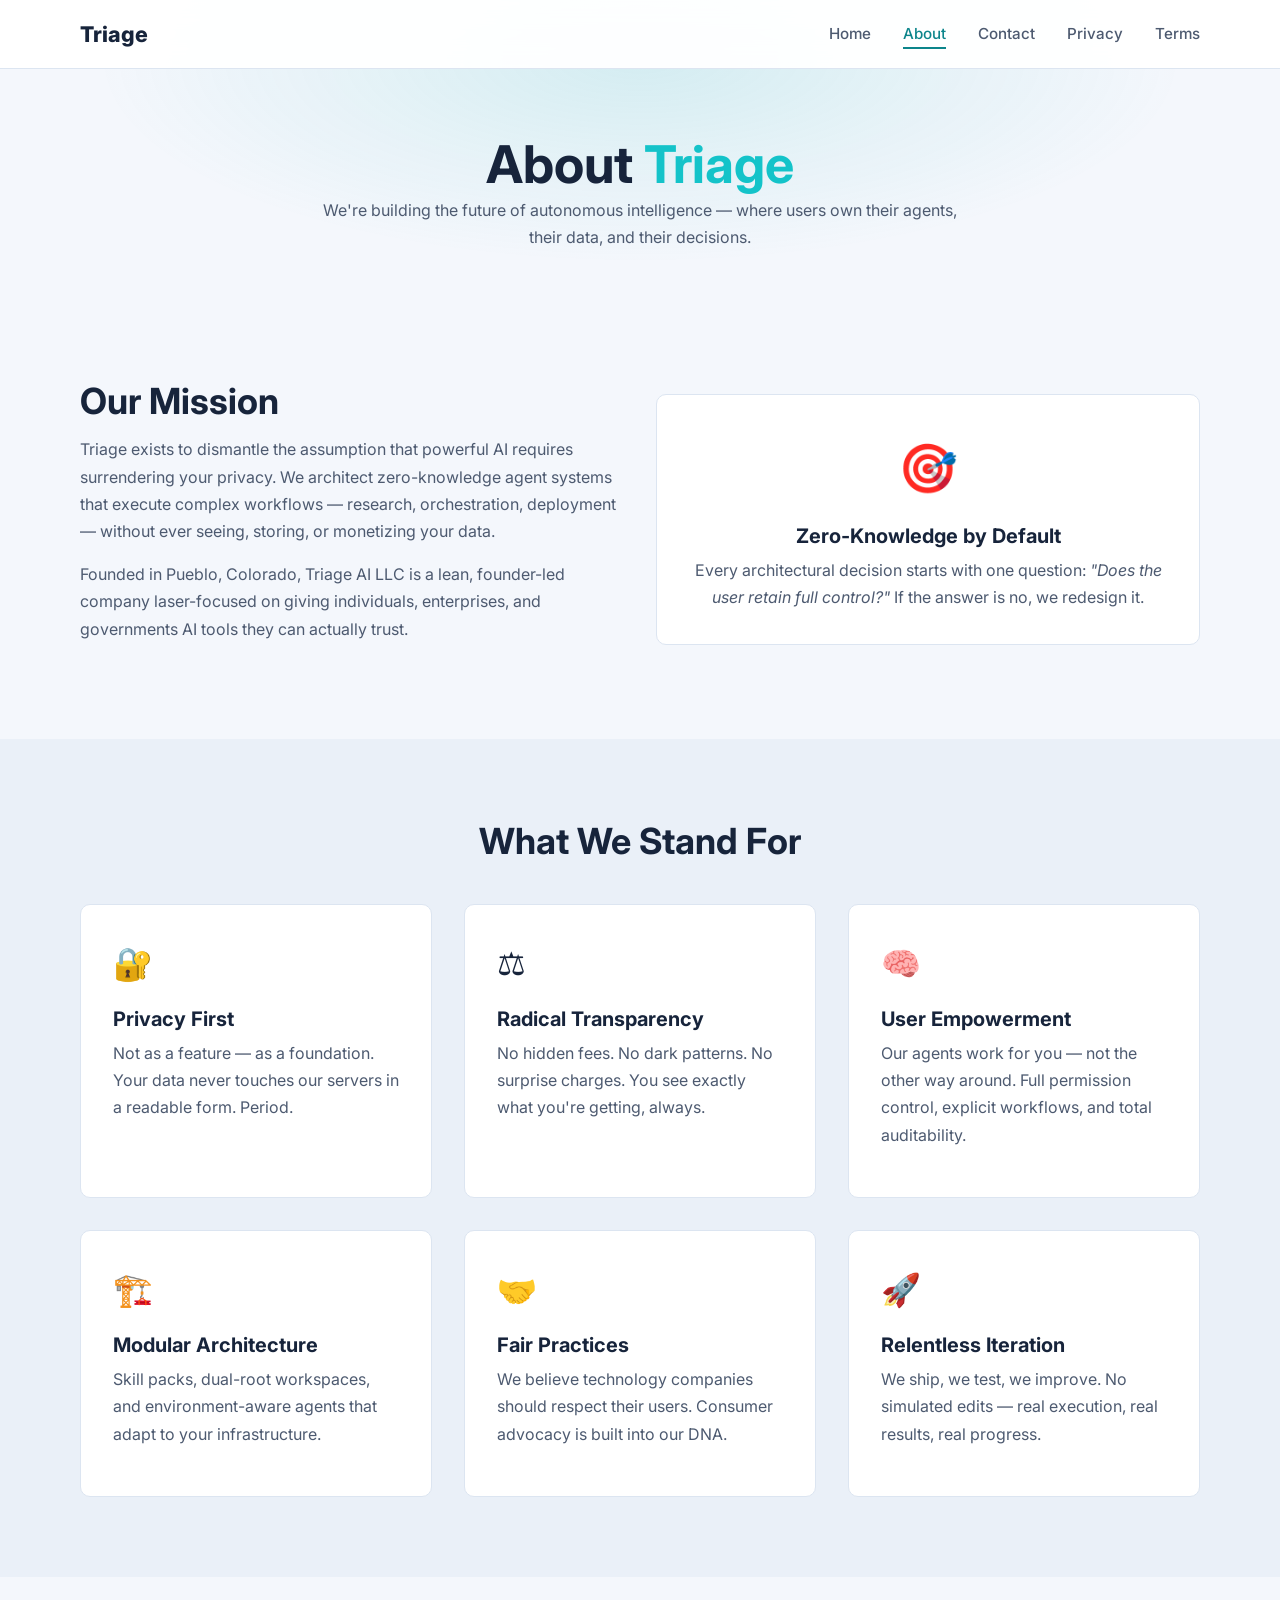
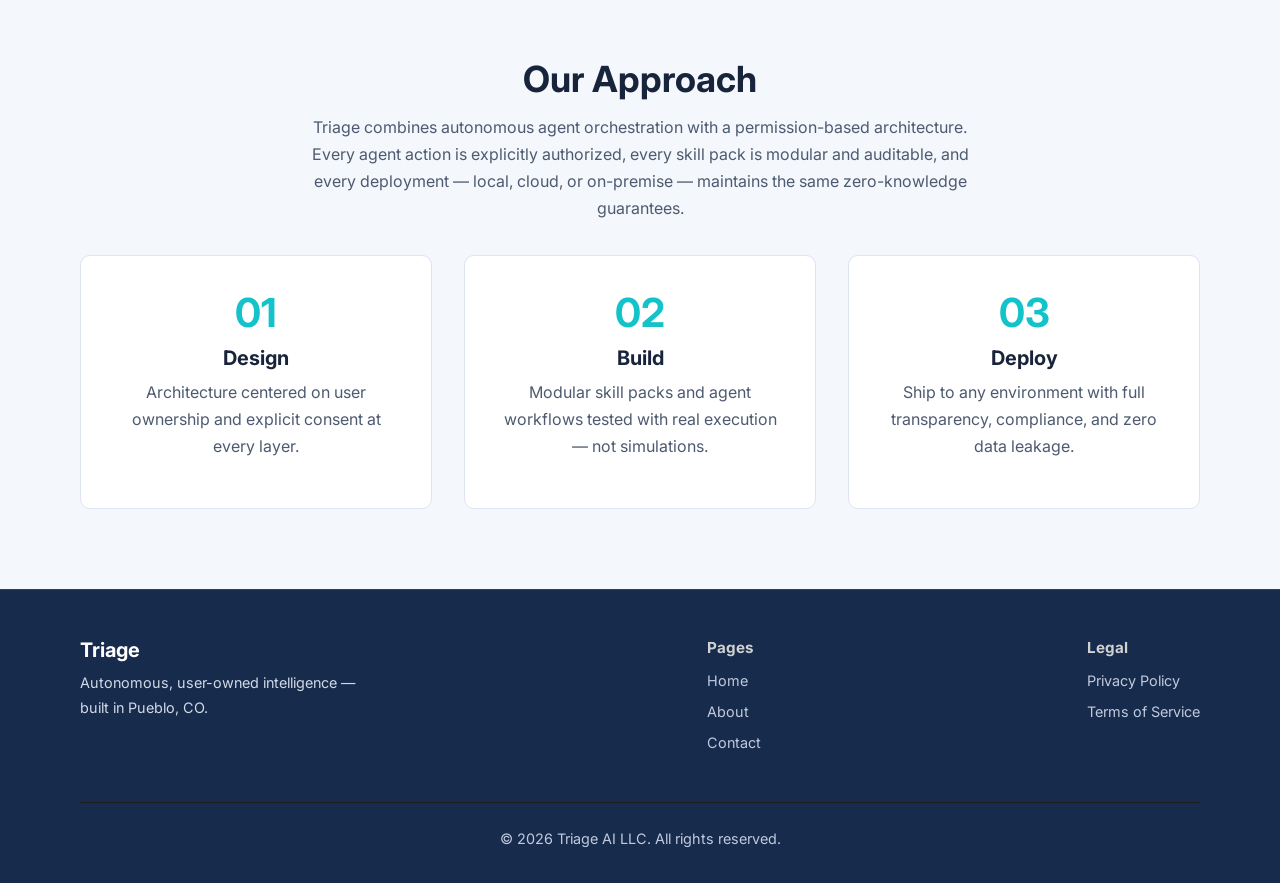
<file: About.html>
<!DOCTYPE html>
<html lang="en">
<head>
    <meta charset="UTF-8">
    <meta name="viewport" content="width=device-width, initial-scale=1.0">
    <title>About — Triage</title>
    <meta name="description" content="Learn about Triage's mission to build zero-knowledge, user-owned agent systems that put privacy and autonomy first.">
    <link rel="stylesheet" href="styles.css">
    <link rel="preconnect" href="https://fonts.googleapis.com">
    <link href="https://fonts.googleapis.com/css2?family=Inter:wght@400;500;600;700;800&display=swap" rel="stylesheet">
</head>
<body>

    <!-- ======== Navbar ======== -->
    <nav class="navbar">
        <div class="container">
            <a href="index.html" class="navbar__brand">Triage</a>
            <ul class="navbar__links" id="navLinks">
                <li><a href="index.html">Home</a></li>
                <li><a href="about.html" class="active">About</a></li>
                <li><a href="contact.html">Contact</a></li>
                <li><a href="privacy.html">Privacy</a></li>
                <li><a href="terms.html">Terms</a></li>
            </ul>
            <button class="navbar__toggle" id="navToggle" aria-label="Toggle navigation">
                <span></span><span></span><span></span>
            </button>
        </div>
    </nav>

    <!-- ======== About Hero ======== -->
    <section class="about-hero">
        <div class="container">
            <h1>About <span style="color:#14C3C9;">Triage</span></h1>
            <p>We're building the future of autonomous intelligence — where users own their agents, their data, and their decisions.</p>
        </div>
    </section>

    <!-- ======== Mission ======== -->
    <section class="section">
        <div class="container">
            <div class="grid grid--2" style="align-items:center;">
                <div>
                    <h2>Our Mission</h2>
                    <p>Triage exists to dismantle the assumption that powerful AI requires surrendering your privacy. We architect zero-knowledge agent systems that execute complex workflows — research, orchestration, deployment — without ever seeing, storing, or monetizing your data.</p>
                    <p>Founded in Pueblo, Colorado, Triage AI LLC is a lean, founder-led company laser-focused on giving individuals, enterprises, and governments AI tools they can actually trust.</p>
                </div>
                <div class="card" style="text-align:center;">
                    <div style="font-size:3rem;margin-bottom:1rem;">🎯</div>
                    <h3>Zero-Knowledge by Default</h3>
                    <p style="margin-bottom:0;">Every architectural decision starts with one question: <em>"Does the user retain full control?"</em> If the answer is no, we redesign it.</p>
                </div>
            </div>
        </div>
    </section>

    <!-- ======== Values ======== -->
    <section class="section section--alt">
        <div class="container">
            <h2 class="text-center" style="margin-bottom:2.5rem;">What We Stand For</h2>
            <div class="grid grid--3 values-grid">

                <div class="card">
                    <div class="card__icon">🔐</div>
                    <h3>Privacy First</h3>
                    <p>Not as a feature — as a foundation. Your data never touches our servers in a readable form. Period.</p>
                </div>

                <div class="card">
                    <div class="card__icon">⚖️</div>
                    <h3>Radical Transparency</h3>
                    <p>No hidden fees. No dark patterns. No surprise charges. You see exactly what you're getting, always.</p>
                </div>

                <div class="card">
                    <div class="card__icon">🧠</div>
                    <h3>User Empowerment</h3>
                    <p>Our agents work for you — not the other way around. Full permission control, explicit workflows, and total auditability.</p>
                </div>

                <div class="card">
                    <div class="card__icon">🏗️</div>
                    <h3>Modular Architecture</h3>
                    <p>Skill packs, dual-root workspaces, and environment-aware agents that adapt to your infrastructure.</p>
                </div>

                <div class="card">
                    <div class="card__icon">🤝</div>
                    <h3>Fair Practices</h3>
                    <p>We believe technology companies should respect their users. Consumer advocacy is built into our DNA.</p>
                </div>

                <div class="card">
                    <div class="card__icon">🚀</div>
                    <h3>Relentless Iteration</h3>
                    <p>We ship, we test, we improve. No simulated edits — real execution, real results, real progress.</p>
                </div>

            </div>
        </div>
    </section>

    <!-- ======== Approach ======== -->
    <section class="section">
        <div class="container text-center">
            <h2>Our Approach</h2>
            <p style="max-width:680px;margin:0 auto 2rem;">Triage combines autonomous agent orchestration with a permission-based architecture. Every agent action is explicitly authorized, every skill pack is modular and auditable, and every deployment — local, cloud, or on-premise — maintains the same zero-knowledge guarantees.</p>
            <div class="grid grid--3" style="margin-top:2rem;">
                <div class="card text-center">
                    <h3 style="color:#14C3C9;font-size:2.5rem;margin-bottom:.5rem;">01</h3>
                    <h3>Design</h3>
                    <p>Architecture centered on user ownership and explicit consent at every layer.</p>
                </div>
                <div class="card text-center">
                    <h3 style="color:#14C3C9;font-size:2.5rem;margin-bottom:.5rem;">02</h3>
                    <h3>Build</h3>
                    <p>Modular skill packs and agent workflows tested with real execution — not simulations.</p>
                </div>
                <div class="card text-center">
                    <h3 style="color:#14C3C9;font-size:2.5rem;margin-bottom:.5rem;">03</h3>
                    <h3>Deploy</h3>
                    <p>Ship to any environment with full transparency, compliance, and zero data leakage.</p>
                </div>
            </div>
        </div>
    </section>

    <!-- ======== Footer ======== -->
    <footer class="footer">
        <div class="container">
            <div class="footer__inner">
                <div class="footer__brand">
                    <h3>Triage</h3>
                    <p>Autonomous, user-owned intelligence — built in Pueblo, CO.</p>
                </div>
                <div class="footer__nav">
                    <h4>Pages</h4>
                    <ul>
                        <li><a href="index.html">Home</a></li>
                        <li><a href="about.html">About</a></li>
                        <li><a href="contact.html">Contact</a></li>
                    </ul>
                </div>
                <div class="footer__nav">
                    <h4>Legal</h4>
                    <ul>
                        <li><a href="privacy.html">Privacy Policy</a></li>
                        <li><a href="terms.html">Terms of Service</a></li>
                    </ul>
                </div>
            </div>
            <div class="footer__bottom">
                &copy; 2026 Triage AI LLC. All rights reserved.
            </div>
        </div>
    </footer>

    <script>
        document.getElementById('navToggle').addEventListener('click', () => {
            document.getElementById('navLinks').classList.toggle('open');
        });
    </script>
</body>
</html>
</file>
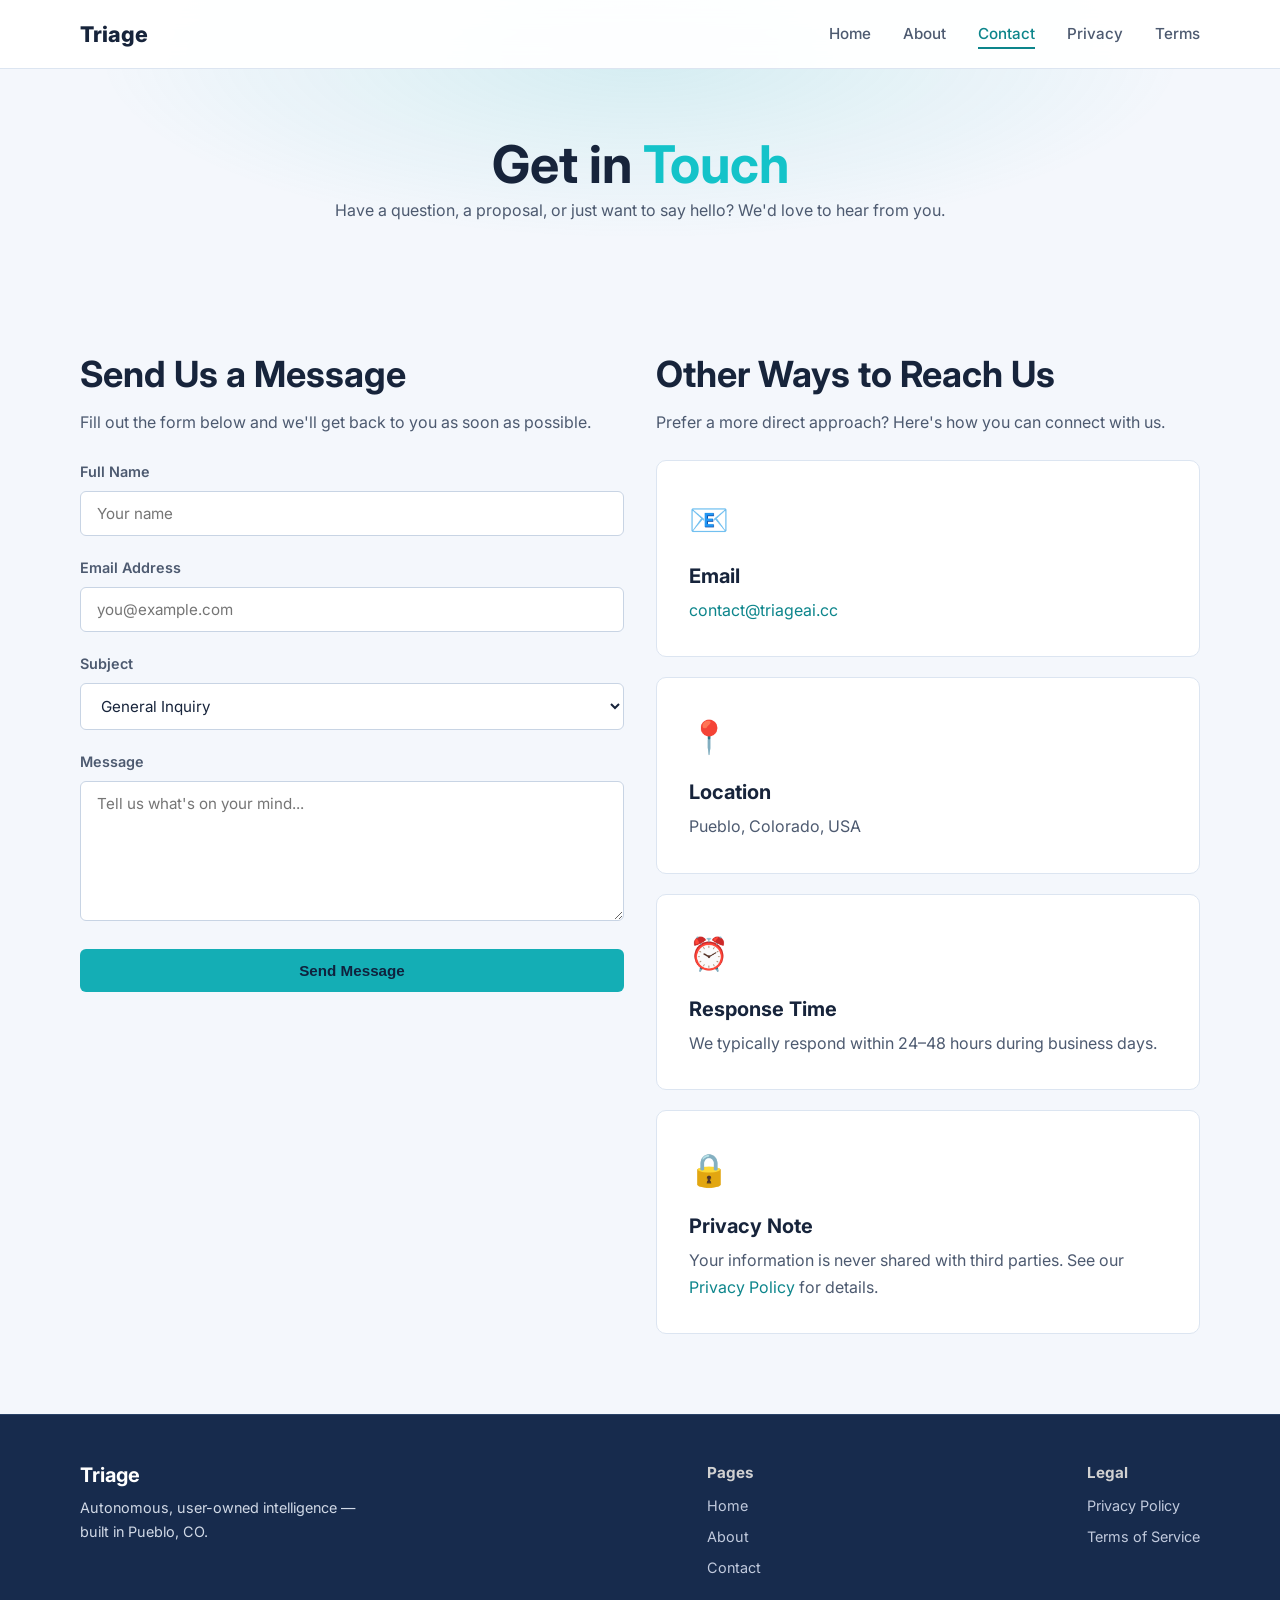
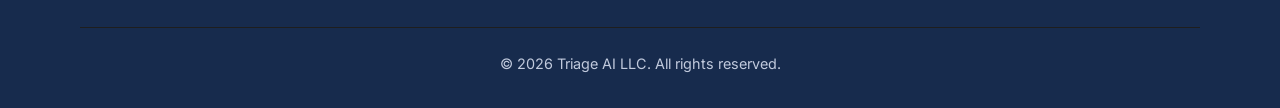
<file: Contact.html>
<!DOCTYPE html>
<html lang="en">
<head>
    <meta charset="UTF-8">
    <meta name="viewport" content="width=device-width, initial-scale=1.0">
    <title>Contact — Triage</title>
    <meta name="description" content="Get in touch with the Triage team. We'd love to hear from you.">
    <link rel="stylesheet" href="styles.css">
    <link rel="preconnect" href="https://fonts.googleapis.com">
    <link href="https://fonts.googleapis.com/css2?family=Inter:wght@400;500;600;700;800&display=swap" rel="stylesheet">
</head>
<body>

    <!-- ======== Navbar ======== -->
    <nav class="navbar">
        <div class="container">
            <a href="index.html" class="navbar__brand">Triage</a>
            <ul class="navbar__links" id="navLinks">
                <li><a href="index.html">Home</a></li>
                <li><a href="about.html">About</a></li>
                <li><a href="contact.html" class="active">Contact</a></li>
                <li><a href="privacy.html">Privacy</a></li>
                <li><a href="terms.html">Terms</a></li>
            </ul>
            <button class="navbar__toggle" id="navToggle" aria-label="Toggle navigation">
                <span></span><span></span><span></span>
            </button>
        </div>
    </nav>

    <!-- ======== Contact Hero ======== -->
    <section class="about-hero">
        <div class="container">
            <h1>Get in <span style="color:#14C3C9;">Touch</span></h1>
            <p>Have a question, a proposal, or just want to say hello? We'd love to hear from you.</p>
        </div>
    </section>

    <!-- ======== Contact Content ======== -->
    <section class="section">
        <div class="container">
            <div class="grid grid--2">

                <!-- Contact Form -->
                <div>
                    <h2>Send Us a Message</h2>
                    <p>Fill out the form below and we'll get back to you as soon as possible.</p>
                    <form action="https://formspree.io/f/YOUR_FORM_ID" method="POST" style="margin-top:1.5rem;">
                        <div class="form-group">
                            <label for="name">Full Name</label>
                            <input type="text" id="name" name="name" placeholder="Your name" required>
                        </div>
                        <div class="form-group">
                            <label for="email">Email Address</label>
                            <input type="email" id="email" name="email" placeholder="you@example.com" required>
                        </div>
                        <div class="form-group">
                            <label for="subject">Subject</label>
                            <select id="subject" name="subject">
                                <option value="general">General Inquiry</option>
                                <option value="enterprise">Enterprise / Government</option>
                                <option value="partnership">Partnership</option>
                                <option value="support">Technical Support</option>
                                <option value="other">Other</option>
                            </select>
                        </div>
                        <div class="form-group">
                            <label for="message">Message</label>
                            <textarea id="message" name="message" placeholder="Tell us what's on your mind..." required></textarea>
                        </div>
                        <button type="submit" class="btn btn--primary" style="width:100%;">Send Message</button>
                    </form>
                </div>

                <!-- Contact Info -->
                <div>
                    <h2>Other Ways to Reach Us</h2>
                    <p>Prefer a more direct approach? Here's how you can connect with us.</p>

                    <div class="card" style="margin-top:1.5rem;">
                        <div class="card__icon">📧</div>
                        <h3>Email</h3>
                        <p style="margin-bottom:0;"><a href="mailto:contact@triageai.cc">contact@triageai.cc</a></p>
                    </div>

                    <div class="card" style="margin-top:1.25rem;">
                        <div class="card__icon">📍</div>
                        <h3>Location</h3>
                        <p style="margin-bottom:0;">Pueblo, Colorado, USA</p>
                    </div>

                    <div class="card" style="margin-top:1.25rem;">
                        <div class="card__icon">⏰</div>
                        <h3>Response Time</h3>
                        <p style="margin-bottom:0;">We typically respond within 24–48 hours during business days.</p>
                    </div>

                    <div class="card" style="margin-top:1.25rem;">
                        <div class="card__icon">🔒</div>
                        <h3>Privacy Note</h3>
                        <p style="margin-bottom:0;">Your information is never shared with third parties. See our <a href="privacy.html">Privacy Policy</a> for details.</p>
                    </div>
                </div>

            </div>
        </div>
    </section>

    <!-- ======== Footer ======== -->
    <footer class="footer">
        <div class="container">
            <div class="footer__inner">
                <div class="footer__brand">
                    <h3>Triage</h3>
                    <p>Autonomous, user-owned intelligence — built in Pueblo, CO.</p>
                </div>
                <div class="footer__nav">
                    <h4>Pages</h4>
                    <ul>
                        <li><a href="index.html">Home</a></li>
                        <li><a href="about.html">About</a></li>
                        <li><a href="contact.html">Contact</a></li>
                    </ul>
                </div>
                <div class="footer__nav">
                    <h4>Legal</h4>
                    <ul>
                        <li><a href="privacy.html">Privacy Policy</a></li>
                        <li><a href="terms.html">Terms of Service</a></li>
                    </ul>
                </div>
            </div>
            <div class="footer__bottom">
                &copy; 2026 Triage AI LLC. All rights reserved.
            </div>
        </div>
    </footer>

    <script>
        document.getElementById('navToggle').addEventListener('click', () => {
            document.getElementById('navLinks').classList.toggle('open');
        });
    </script>
</body>
</html>
</file>
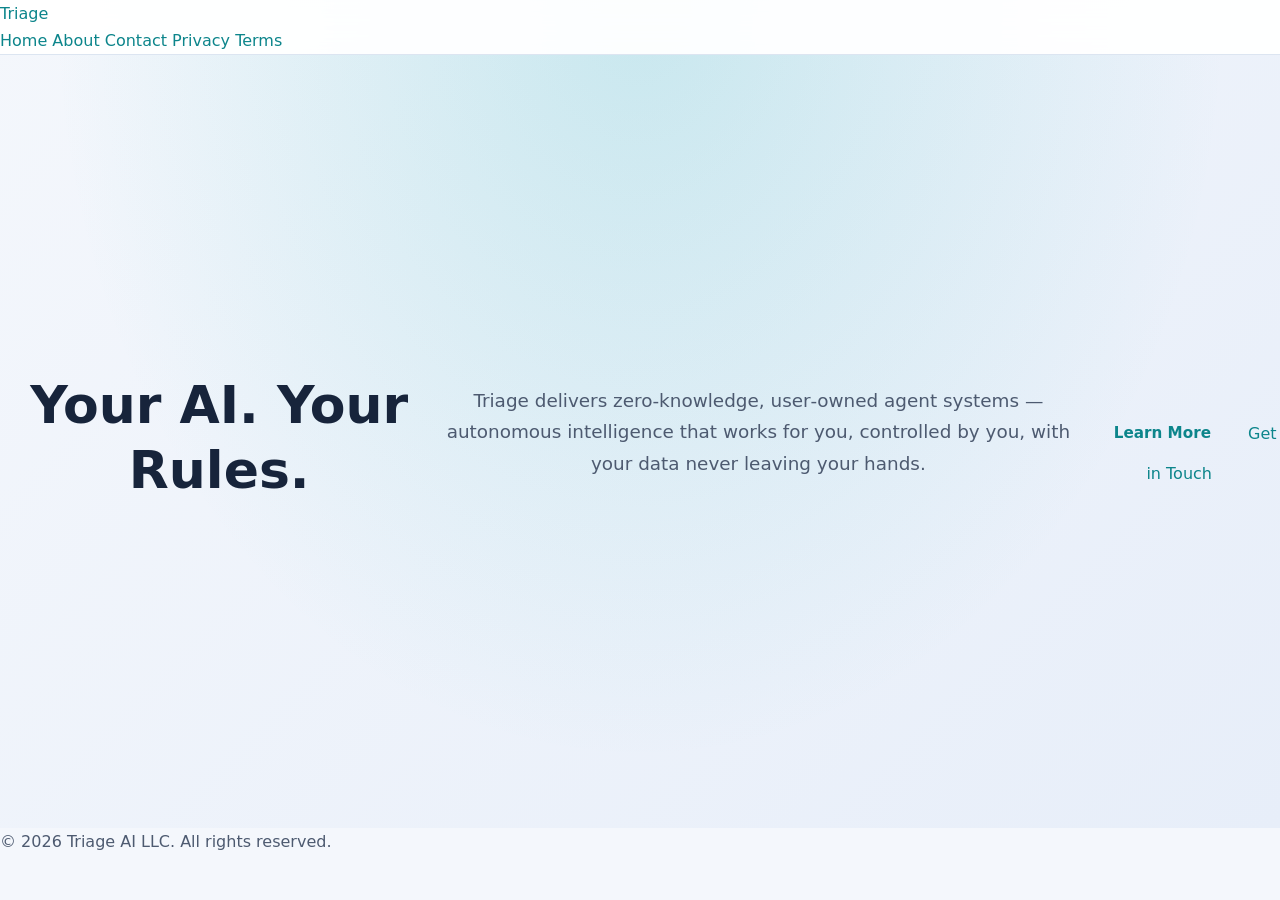
<file: Home.html>
<!DOCTYPE html>
<html lang="en">
<head>
    <meta charset="UTF-8" />
    <meta name="viewport" content="width=device-width, initial-scale=1.0" />
    <title>Triage</title>
    <link rel="stylesheet" href="styles.css" />
</head>

<body>
    <header class="navbar">
        <a href="/" class="logo">Triage</a>
        <nav class="nav-links">
            <a href="/">Home</a>
            <a href="/about.html">About</a>
            <a href="/contact.html">Contact</a>
            <a href="/privacy.html">Privacy</a>
            <a href="/terms.html">Terms</a>
        </nav>
    </header>

    <section class="hero">
        <h1>Your AI. Your Rules.</h1>
        <p>
            Triage delivers zero‑knowledge, user‑owned agent systems — autonomous intelligence that works for you, controlled by you, with your data never leaving your hands.
        </p>
        <div class="hero-buttons">
            <a href="/about.html" class="btn">Learn More</a>
            <a href="/contact.html" class="btn-secondary">Get in Touch</a>
        </div>
    </section>

    <footer>
        <p>© 2026 Triage AI LLC. All rights reserved.</p>
    </footer>
</body>
</html>
</file>
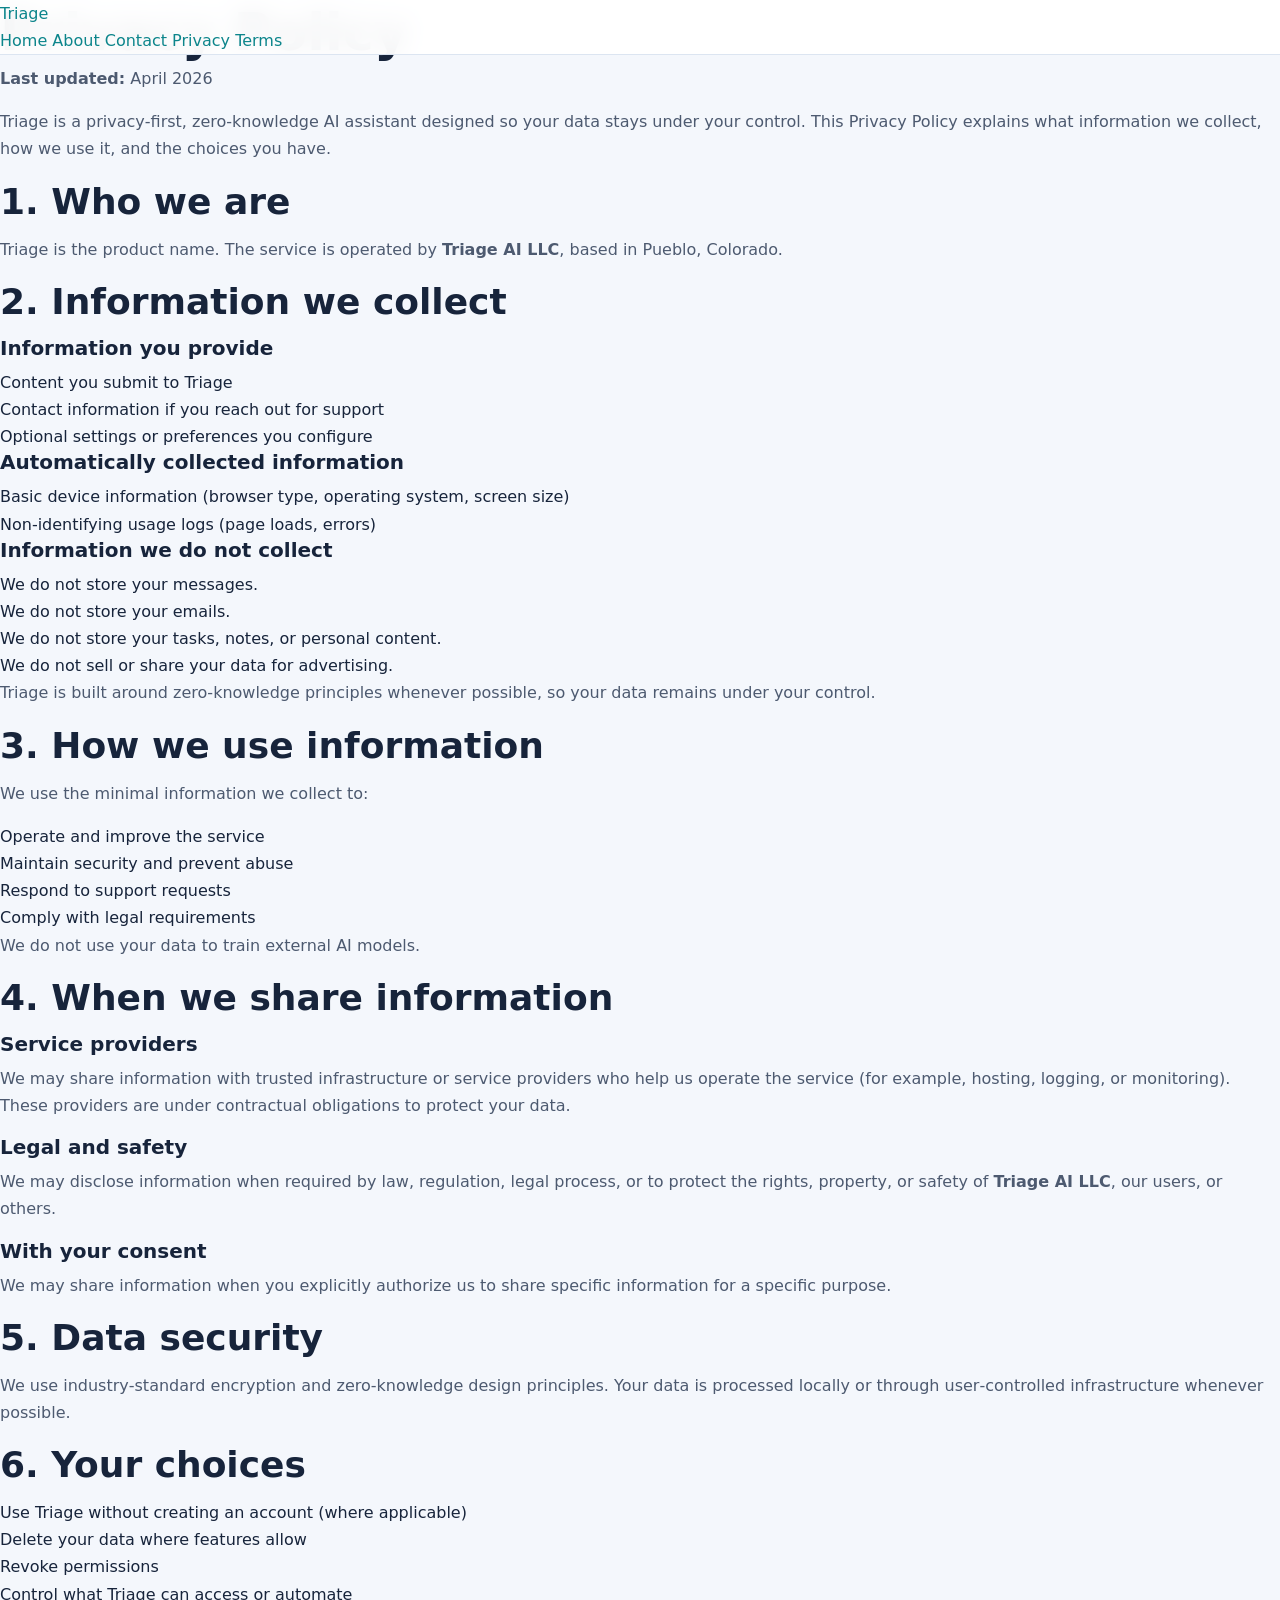
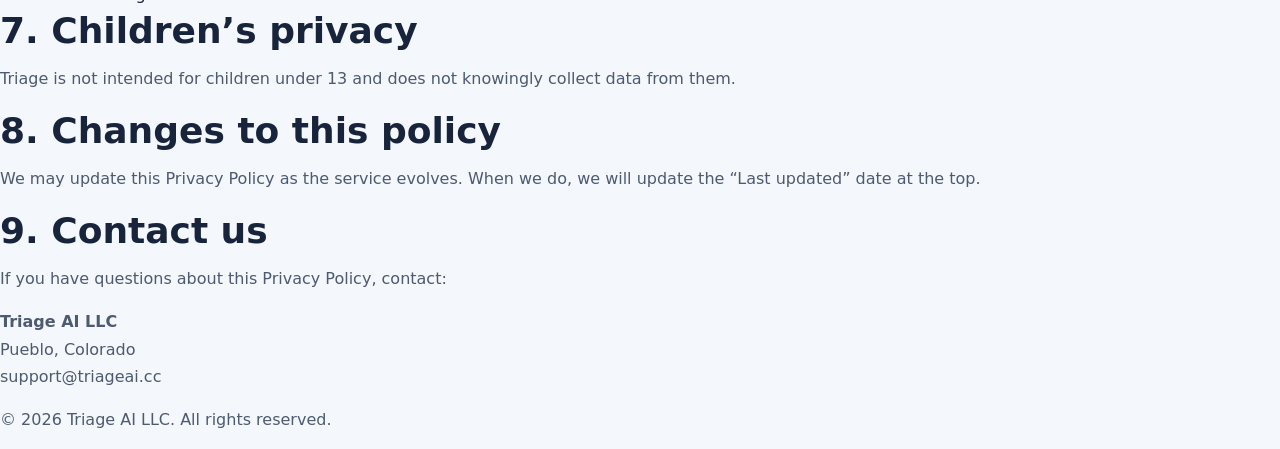
<file: Privacy.html>
<!DOCTYPE html>
<html lang="en">
<head>
    <meta charset="UTF-8" />
    <meta name="viewport" content="width=device-width, initial-scale=1.0" />
    <title>Privacy Policy – Triage</title>
    <link rel="stylesheet" href="styles.css" />
</head>

<body>
    <header class="navbar">
        <a href="index.html" class="logo">Triage</a>
        <nav class="nav-links">
            <a href="index.html">Home</a>
            <a href="about.html">About</a>
            <a href="contact.html">Contact</a>
            <a href="privacy.html" class="active">Privacy</a>
            <a href="terms.html">Terms</a>
        </nav>
    </header>

    <main class="content">
        <h1>Privacy Policy</h1>
        <p><strong>Last updated:</strong> April 2026</p>

        <p>
            Triage is a privacy‑first, zero‑knowledge AI assistant designed so your data stays under your control.
            This Privacy Policy explains what information we collect, how we use it, and the choices you have.
        </p>

        <h2>1. Who we are</h2>
        <p>
            Triage is the product name. The service is operated by <strong>Triage AI LLC</strong>, based in Pueblo, Colorado.
        </p>

        <h2>2. Information we collect</h2>
        <h3>Information you provide</h3>
        <ul>
            <li>Content you submit to Triage</li>
            <li>Contact information if you reach out for support</li>
            <li>Optional settings or preferences you configure</li>
        </ul>

        <h3>Automatically collected information</h3>
        <ul>
            <li>Basic device information (browser type, operating system, screen size)</li>
            <li>Non‑identifying usage logs (page loads, errors)</li>
        </ul>

        <h3>Information we do not collect</h3>
        <ul>
            <li>We do not store your messages.</li>
            <li>We do not store your emails.</li>
            <li>We do not store your tasks, notes, or personal content.</li>
            <li>We do not sell or share your data for advertising.</li>
        </ul>

        <p>
            Triage is built around zero‑knowledge principles whenever possible, so your data remains under your control.
        </p>

        <h2>3. How we use information</h2>
        <p>We use the minimal information we collect to:</p>
        <ul>
            <li>Operate and improve the service</li>
            <li>Maintain security and prevent abuse</li>
            <li>Respond to support requests</li>
            <li>Comply with legal requirements</li>
        </ul>
        <p>We do not use your data to train external AI models.</p>

        <h2>4. When we share information</h2>

        <h3>Service providers</h3>
        <p>
            We may share information with trusted infrastructure or service providers who help us operate the service
            (for example, hosting, logging, or monitoring). These providers are under contractual obligations to protect your data.
        </p>

        <h3>Legal and safety</h3>
        <p>
            We may disclose information when required by law, regulation, legal process, or to protect the rights,
            property, or safety of <strong>Triage AI LLC</strong>, our users, or others.
        </p>

        <h3>With your consent</h3>
        <p>
            We may share information when you explicitly authorize us to share specific information for a specific purpose.
        </p>

        <h2>5. Data security</h2>
        <p>
            We use industry‑standard encryption and zero‑knowledge design principles. Your data is processed locally
            or through user‑controlled infrastructure whenever possible.
        </p>

        <h2>6. Your choices</h2>
        <ul>
            <li>Use Triage without creating an account (where applicable)</li>
            <li>Delete your data where features allow</li>
            <li>Revoke permissions</li>
            <li>Control what Triage can access or automate</li>
        </ul>

        <h2>7. Children’s privacy</h2>
        <p>
            Triage is not intended for children under 13 and does not knowingly collect data from them.
        </p>

        <h2>8. Changes to this policy</h2>
        <p>
            We may update this Privacy Policy as the service evolves. When we do, we will update the “Last updated” date at the top.
        </p>

        <h2>9. Contact us</h2>
        <p>
            If you have questions about this Privacy Policy, contact:
        </p>
        <p>
            <strong>Triage AI LLC</strong><br />
            Pueblo, Colorado<br />
            support@triageai.cc
        </p>
    </main>

    <footer>
        <p>© 2026 Triage AI LLC. All rights reserved.</p>
    </footer>
</body>
</html>
</file>
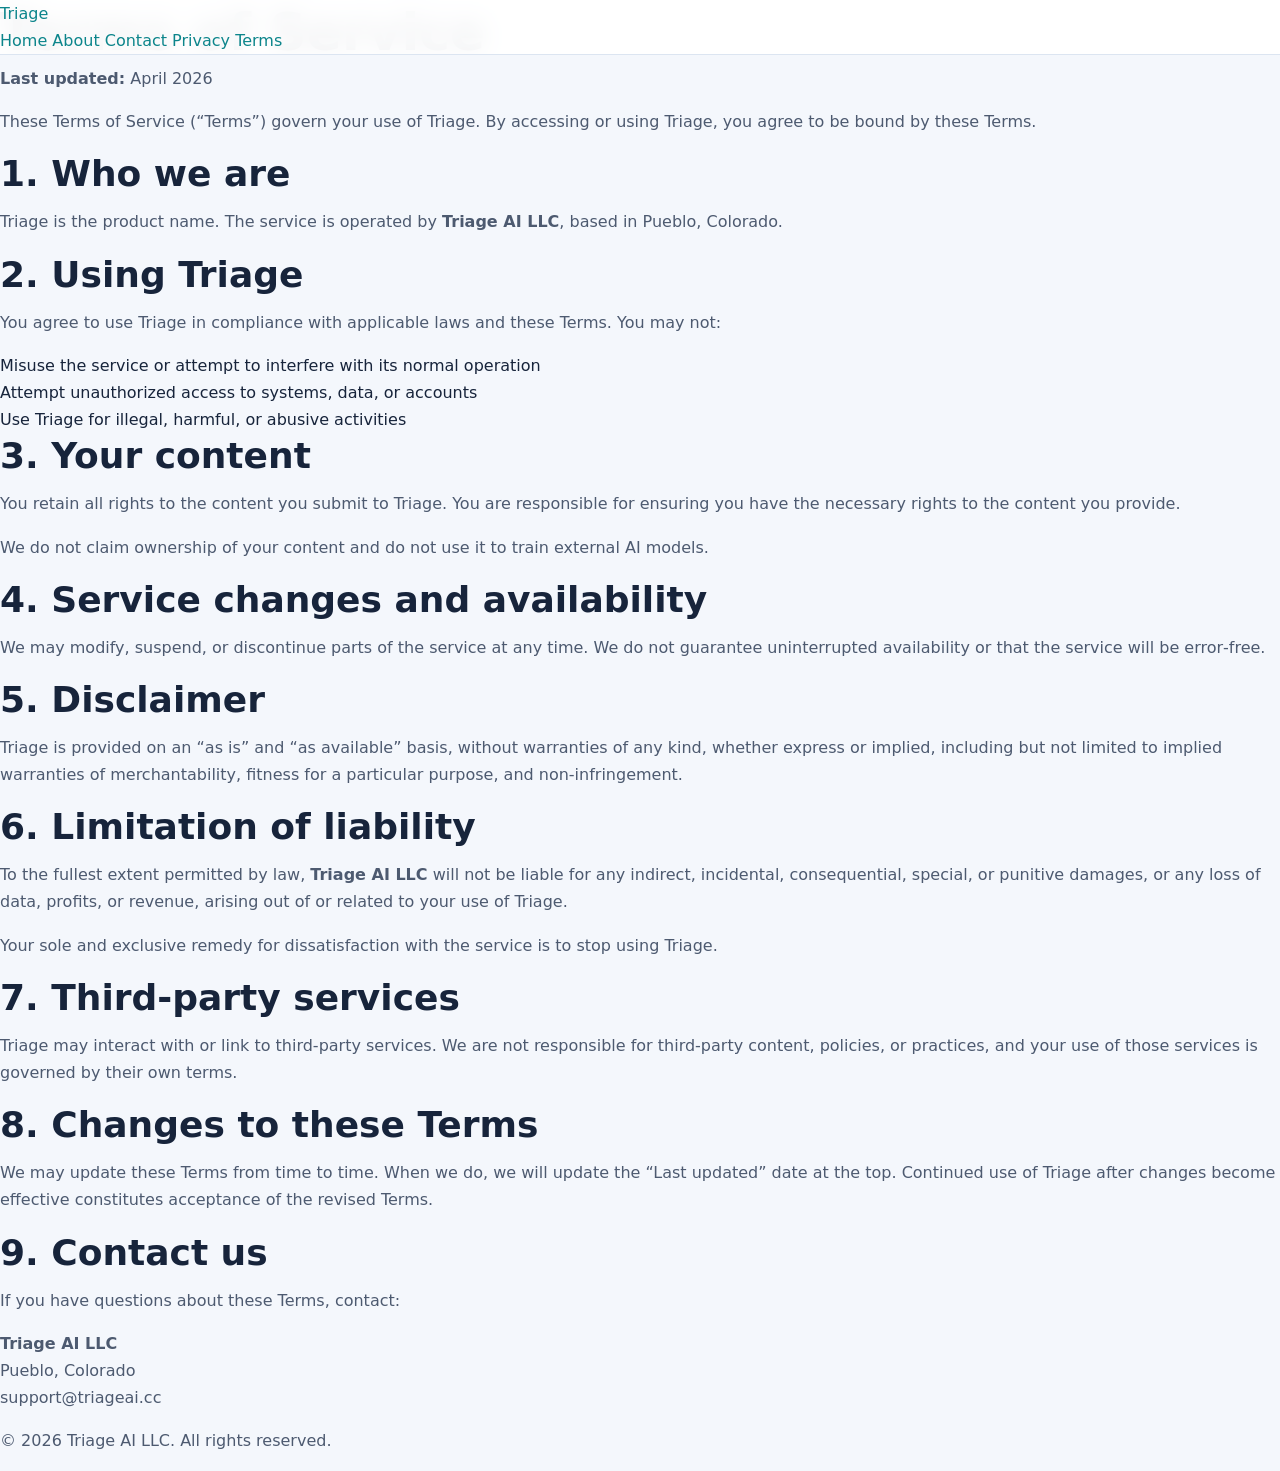
<file: Terms.html>
<!DOCTYPE html>
<html lang="en">
<head>
    <meta charset="UTF-8" />
    <meta name="viewport" content="width=device-width, initial-scale=1.0" />
    <title>Terms of Service – Triage</title>
    <link rel="stylesheet" href="styles.css" />
</head>

<body>
    <header class="navbar">
        <a href="index.html" class="logo">Triage</a>
        <nav class="nav-links">
            <a href="index.html">Home</a>
            <a href="about.html">About</a>
            <a href="contact.html">Contact</a>
            <a href="privacy.html">Privacy</a>
            <a href="terms.html" class="active">Terms</a>
        </nav>
    </header>

    <main class="content">
        <h1>Terms of Service</h1>
        <p><strong>Last updated:</strong> April 2026</p>

        <p>
            These Terms of Service (“Terms”) govern your use of Triage. By accessing or using Triage,
            you agree to be bound by these Terms.
        </p>

        <h2>1. Who we are</h2>
        <p>
            Triage is the product name. The service is operated by <strong>Triage AI LLC</strong>, based in Pueblo, Colorado.
        </p>

        <h2>2. Using Triage</h2>
        <p>
            You agree to use Triage in compliance with applicable laws and these Terms. You may not:
        </p>
        <ul>
            <li>Misuse the service or attempt to interfere with its normal operation</li>
            <li>Attempt unauthorized access to systems, data, or accounts</li>
            <li>Use Triage for illegal, harmful, or abusive activities</li>
        </ul>

        <h2>3. Your content</h2>
        <p>
            You retain all rights to the content you submit to Triage. You are responsible for ensuring you have the
            necessary rights to the content you provide.
        </p>
        <p>
            We do not claim ownership of your content and do not use it to train external AI models.
        </p>

        <h2>4. Service changes and availability</h2>
        <p>
            We may modify, suspend, or discontinue parts of the service at any time. We do not guarantee uninterrupted
            availability or that the service will be error‑free.
        </p>

        <h2>5. Disclaimer</h2>
        <p>
            Triage is provided on an “as is” and “as available” basis, without warranties of any kind, whether express or implied,
            including but not limited to implied warranties of merchantability, fitness for a particular purpose, and non‑infringement.
        </p>

        <h2>6. Limitation of liability</h2>
        <p>
            To the fullest extent permitted by law, <strong>Triage AI LLC</strong> will not be liable for any indirect, incidental,
            consequential, special, or punitive damages, or any loss of data, profits, or revenue, arising out of or related to your
            use of Triage.
        </p>
        <p>
            Your sole and exclusive remedy for dissatisfaction with the service is to stop using Triage.
        </p>

        <h2>7. Third‑party services</h2>
        <p>
            Triage may interact with or link to third‑party services. We are not responsible for third‑party content, policies,
            or practices, and your use of those services is governed by their own terms.
        </p>

        <h2>8. Changes to these Terms</h2>
        <p>
            We may update these Terms from time to time. When we do, we will update the “Last updated” date at the top.
            Continued use of Triage after changes become effective constitutes acceptance of the revised Terms.
        </p>

        <h2>9. Contact us</h2>
        <p>
            If you have questions about these Terms, contact:
        </p>
        <p>
            <strong>Triage AI LLC</strong><br />
            Pueblo, Colorado<br />
            support@triageai.cc
        </p>
    </main>

    <footer>
        <p>© 2026 Triage AI LLC. All rights reserved.</p>
    </footer>
</body>
</html>
</file>
<file: styles.css>
/* ============================================================
    Triage AI — Global Stylesheet
    Colors: #f4f7fc  background
            #172b4d  primary navy
            #14aeb5  accent turquoise
            #dce5f1  borders
            #17243b  text
    ============================================================ */

/* --- Reset & Base --- */
*, *::before, *::after { margin: 0; padding: 0; box-sizing: border-box; }

html { scroll-behavior: smooth; scroll-padding-top: 72px; }

body {
  font-family: 'Inter', 'Segoe UI', system-ui, -apple-system, sans-serif;
  background: #f4f7fc;
  color: #17243b;
  line-height: 1.7;
  -webkit-font-smoothing: antialiased;
}

a { color: #0c858b; text-decoration: none; transition: color .2s; }
a:hover { color: #0c7379; }

img { max-width: 100%; display: block; }

/* --- Typography --- */
h1, h2, h3, h4 { font-weight: 700; line-height: 1.25; }
h1 { font-size: clamp(2rem, 5vw, 3.25rem); }
h2 { font-size: clamp(1.5rem, 3.5vw, 2.25rem); margin-bottom: .75rem; }
h3 { font-size: 1.25rem; margin-bottom: .5rem; }
p  { margin-bottom: 1rem; color: #4d5a70; }

/* --- Layout Utilities --- */
.container { width: 90%; max-width: 1120px; margin: 0 auto; }
.section   { padding: 5rem 0; }
.section--alt { background: #eaf0f8; }
.text-center { text-align: center; }

/* --- Navbar --- */
.navbar {
  position: fixed; top: 0; left: 0; width: 100%;
  background: rgba(255, 255, 255, .94);
  backdrop-filter: blur(12px);
  -webkit-backdrop-filter: blur(12px);
  border-bottom: 1px solid #dce5f1;
  z-index: 1000;
}
.navbar .container {
  display: flex; align-items: center; justify-content: space-between;
  height: 68px;
}
.navbar__brand {
  font-size: 1.35rem; font-weight: 800; color: #17243b;
  display: flex; align-items: center; gap: .5rem;
}
.navbar__logo { width: 38px; height: 38px; object-fit: cover; border-radius: 8px; }
.privacy-logo { display: inline-flex; align-items: center; gap: .5rem; color: #17243b; font-weight: 800; }
.privacy-logo img { width: 38px; height: 38px; object-fit: cover; border-radius: 8px; }
.navbar__brand span { color: #14C3C9; }

.navbar__links { display: flex; gap: 2rem; list-style: none; }
.navbar__links a {
  color: #4d5a70; font-size: .95rem; font-weight: 500;
  position: relative; padding: .25rem 0;
}
.navbar__links a::after {
  content: ''; position: absolute; bottom: -2px; left: 0;
  width: 0; height: 2px; background: #0c858b;
  transition: width .25s ease;
}
.navbar__links a:hover { color: #17243b; }
.navbar__links a:hover::after,
.navbar__links a.active::after { width: 100%; }
.navbar__links a.active { color: #0c858b; }

/* Hamburger */
.navbar__toggle {
  display: none; background: none; border: none; cursor: pointer;
  flex-direction: column; gap: 5px; padding: 4px;
}
.navbar__toggle span {
  display: block; width: 26px; height: 2px; background: #17243b;
  border-radius: 2px; transition: .3s;
}

/* --- Hero --- */
.hero {
  min-height: 92vh; display: flex; align-items: center;
  text-align: center; padding-top: 68px;
  background:
     radial-gradient(ellipse at 50% 0%, rgba(20,174,181,.18) 0%, transparent 65%),
     linear-gradient(135deg, #f4f7fc, #e7eef9);
}
.hero h1 { margin-bottom: 1.25rem; }
.hero h1 span { color: #0c858b; }
.hero p  { font-size: 1.15rem; max-width: 640px; margin: 0 auto 2rem; color: #4d5a70; }
.hero__logo {
  width: clamp(140px, 22vw, 220px);
  aspect-ratio: 1;
  object-fit: cover;
  border-radius: 24px;
  margin: 0 auto 1.5rem;
  box-shadow: 0 18px 48px rgba(23, 43, 77, .18);
}
.hero__title { font-size: clamp(3rem, 8vw, 4.5rem); margin-bottom: 1.5rem; font-weight: 900; }
.hero__tagline { font-size: 1.25rem; max-width: 680px; margin: 0 auto 1.25rem; }
.hero__description { font-size: 1.05rem; max-width: 680px; margin: 0 auto 2.5rem; line-height: 1.8; }

/* --- Buttons --- */
.btn {
  display: inline-block; padding: .8rem 2rem; border-radius: 6px;
  font-weight: 600; font-size: .95rem; transition: .25s; cursor: pointer;
  border: none;
}
.btn--primary { background: #14aeb5; color: #10223d; }
.btn--primary:hover { background: #0c9299; color: #FFFFFF; }
.btn--outline {
  background: transparent; color: #0c858b;
  border: 2px solid #14aeb5;
}
.btn--outline:hover { background: #14aeb5; color: #10223d; }

/* --- Cards / Feature Grid --- */
.grid { display: grid; gap: 2rem; }
.grid--3 { grid-template-columns: repeat(auto-fit, minmax(280px, 1fr)); }
.grid--2 { grid-template-columns: repeat(auto-fit, minmax(min(100%, 340px), 1fr)); }

.card {
  background: #FFFFFF;
  border: 1px solid #dce5f1;
  border-radius: 10px;
  padding: 2rem;
  transition: transform .25s, border-color .25s;
}
.card:hover { transform: translateY(-4px); border-color: #14aeb5; }
.card__icon {
  font-size: 2rem; margin-bottom: 1rem; display: inline-block;
}

/* --- Contact Form --- */
.form-group { margin-bottom: 1.25rem; }
.form-group label {
  display: block; font-weight: 600; margin-bottom: .4rem;
  font-size: .9rem; color: #4d5a70;
}
.form-group input,
.form-group textarea,
.form-group select {
  width: 100%; padding: .75rem 1rem;
  background: #FFFFFF; color: #17243b;
  border: 1px solid #c8d4e4; border-radius: 6px;
  font-family: inherit; font-size: .95rem;
  transition: border-color .2s;
}
.form-group input:focus,
.form-group textarea:focus,
.form-group select:focus {
  outline: none; border-color: #14aeb5;
}
.form-group textarea { resize: vertical; min-height: 140px; }

/* --- Legal Pages --- */
.legal { padding-top: calc(68px + 3rem); padding-bottom: 4rem; }
.legal h1 { margin-bottom: .5rem; }
.legal .updated { color: #888; font-size: .9rem; margin-bottom: 2.5rem; }
.legal h2 { font-size: 1.35rem; margin-top: 2.5rem; color: #0c858b; }
.legal p, .legal li { color: #4d5a70; }
.legal ul { padding-left: 1.5rem; margin-bottom: 1rem; }
.legal li { margin-bottom: .4rem; }

/* --- About Page --- */
.about-hero {
  padding-top: calc(68px + 4rem); padding-bottom: 3rem;
  text-align: center;
  background:
     radial-gradient(ellipse at 50% 20%, rgba(20,174,181,.14) 0%, transparent 60%),
     #f4f7fc;
}
.about-hero p { max-width: 660px; margin: 0 auto; }

.values-grid { margin-top: 1rem; }
.feature-section { padding: 4rem 0; }
.feature-section__intro { max-width: 700px; margin: 0 auto 2rem; }
.platform-list {
  display: flex; flex-wrap: wrap; justify-content: center; gap: .75rem;
  list-style: none; margin: 1.5rem 0 0;
}
.platform-list li {
  background: #FFFFFF; border: 1px solid #dce5f1; border-radius: 999px;
  color: #17243b; font-weight: 600; padding: .6rem 1.1rem;
}
.plan-range { background: #eaf0f8; text-align: center; }
.plan-range .card { max-width: 780px; margin: 1.5rem auto 0; }
.footer__brand p { color: #d1d9e6; }
.footer__brand img { width: 44px; height: 44px; object-fit: cover; border-radius: 9px; margin-bottom: .75rem; }

/* --- Footer --- */
.footer {
  background: #172b4d;
  border-top: 1px solid #294267;
  padding: 3rem 0 2rem;
  font-size: .9rem; color: #c1cadd;
}
.footer__inner {
  display: flex; flex-wrap: wrap;
  justify-content: space-between; align-items: flex-start;
  gap: 2rem;
}
.footer__brand { max-width: 300px; }
.footer__brand h3 { color: #FFFFFF; margin-bottom: .5rem; }
.footer__brand h3 span { color: #14C3C9; }
.footer__nav h4 { color: #d1d1d1; margin-bottom: .75rem; font-size: .95rem; }
.footer__nav ul { list-style: none; }
.footer__nav li { margin-bottom: .4rem; }
.footer__nav a { color: #c1cadd; }
.footer__nav a:hover { color: #FFFFFF; }
.footer__bottom {
  text-align: center; margin-top: 2.5rem;
  padding-top: 1.5rem; border-top: 1px solid #1e1e1e;
  color: #c1cadd;
}

/* --- Responsive --- */
@media (max-width: 768px) {
  .navbar__links {
     position: fixed; top: 68px; left: 0; width: 100%;
     flex-direction: column; align-items: center;
     background: rgba(255,255,255,.98);
     padding: 2rem 0; gap: 1.5rem;
     transform: translateY(-120%);
     transition: transform .35s ease;
  }
  .navbar__links.open { transform: translateY(0); }
  .navbar__toggle { display: flex; }

  .hero { min-height: 80vh; }
  .footer__inner { flex-direction: column; align-items: center; text-align: center; }
}
</file>
